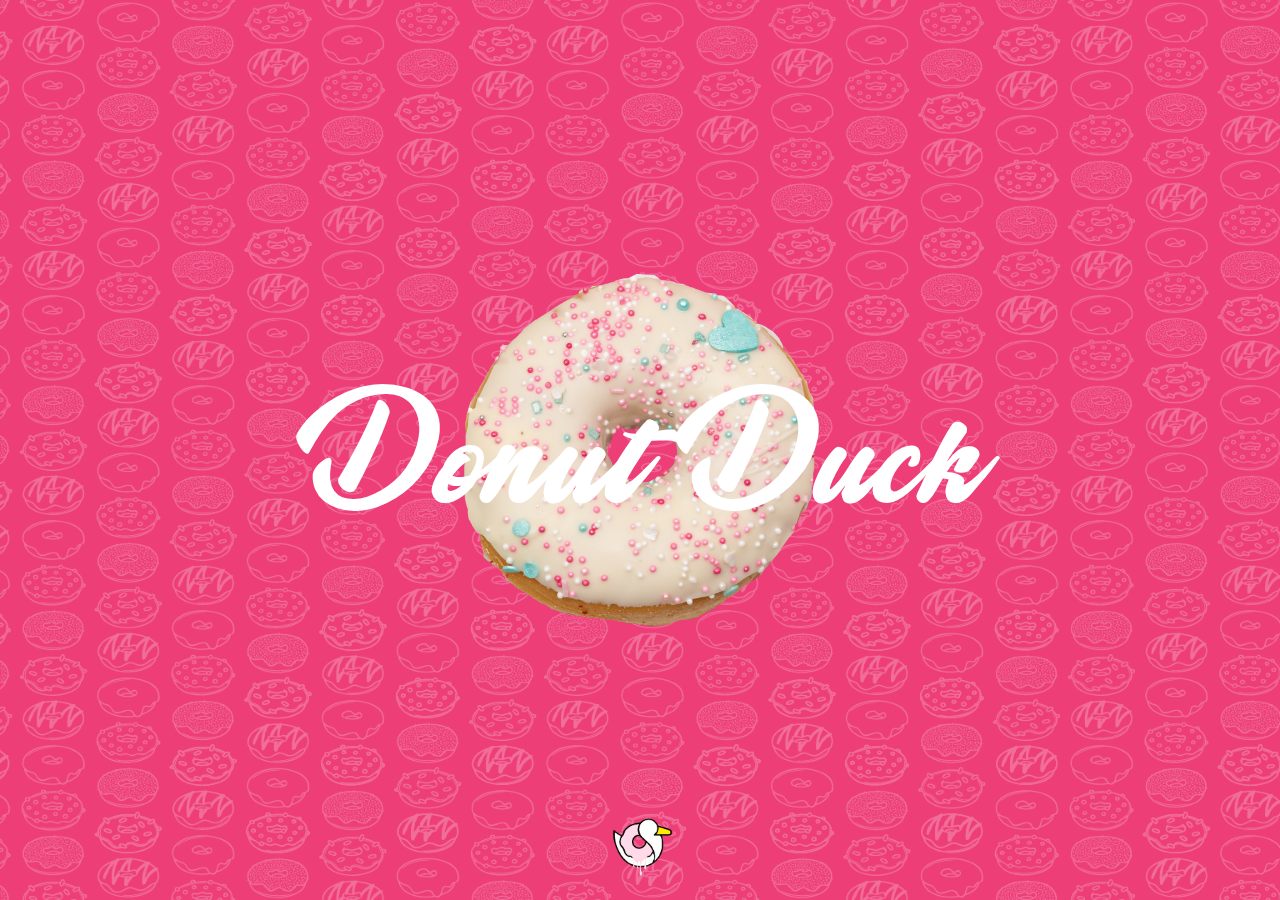
<file: index.html>
<!DOCTYPE html>
<html lang="de">
<head>
  <meta charset="UTF-8">
  <meta name="viewport" content="width=device-width, initial-scale=1.0">
  <title>Donut Duck</title>
  <link rel="stylesheet" href="index.css">
  <link rel="stylesheet" href="fonts.css">
</head>
<body>
  <div class="container">
    <img id="randomDonut" src="" alt="Zufälliger Donut" class="donut-image">
  </div>

  <h1>Donut Duck</h1>
  <a href="donuts.html">
    <img src="./logo/logo2.png" alt="Donut Duck Logo" class="logo-image">
  </a>


  <script src="donuts.js"></script>
  <script src="index.js"></script>
</body>
</html>
</file>
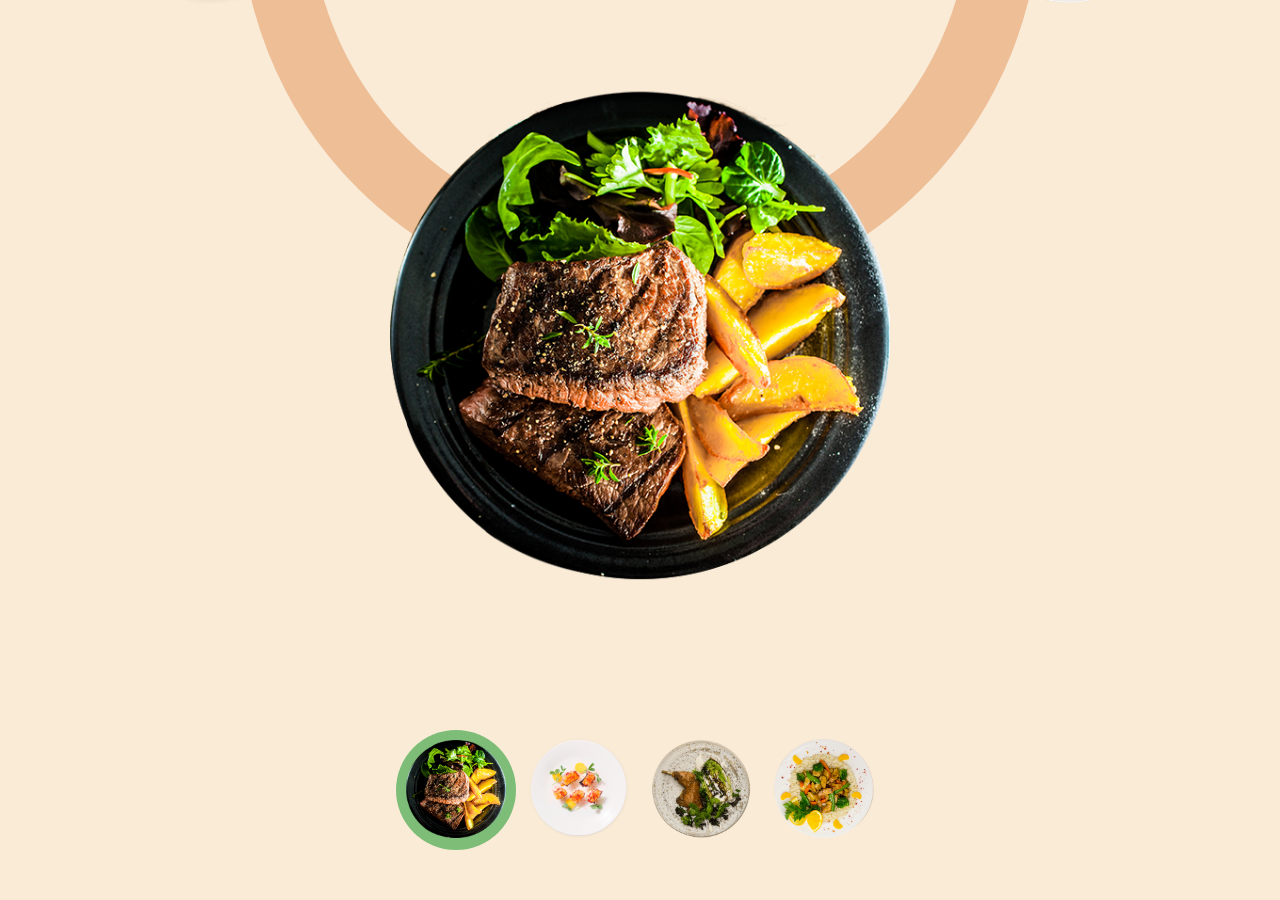
<file: test/circleSlider-main/index.html>
<!DOCTYPE html>
<html lang="en">
  <head>
    <meta charset="UTF-8" />
    <meta http-equiv="X-UA-Compatible" content="IE=edge" />
    <meta name="viewport" content="width=device-width, initial-scale=1.0" />
    <link rel="stylesheet" href="style.css" />
    <script src="app.js" defer></script>
    <title>Circle Slider</title>
  </head>
  <body>
    <div class="slideshow">
      <div class="carousel">
        <div class="slide active">
          <img src="images/food-img-1.png" />
        </div>
        <div class="slide">
          <img src="images/food-img-2.png" />
        </div>
        <div class="slide">
          <img src="images/food-img-3.png" />
        </div>
        <div class="slide">
          <img src="images/food-img-4.png" />
        </div>
      </div>
      <div class="controls">
        <a href="#" data-index="1" class="active">
          <img src="images/control-img-1.png" />
        </a>
        <a href="#" data-index="2">
          <img src="images/control-img-2.png" />
        </a>
        <a href="#" data-index="3">
          <img src="images/control-img-3.png" />
        </a>
        <a href="#" data-index="4">
          <img src="images/control-img-4.png" />
        </a>
      </div>
    </div>
  </body>
</html>
</file>
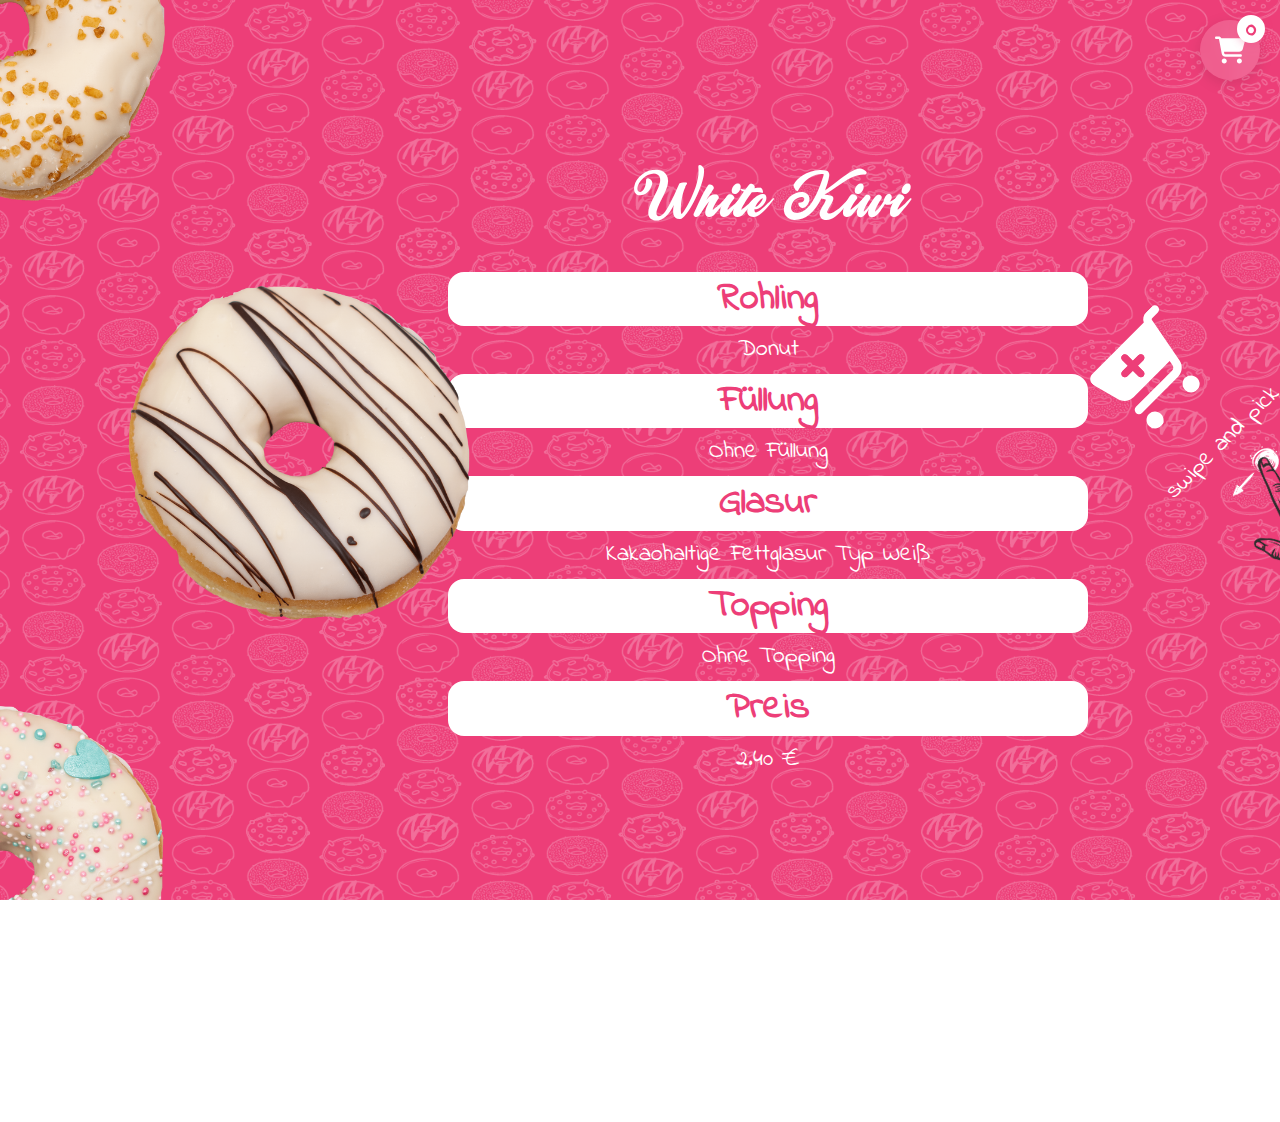
<file: donuts.html>
<!DOCTYPE html>
<html lang="de">
<head>
    <meta charset="UTF-8">
    <meta name="viewport" content="width=device-width, initial-scale=1.0">
    <title>Donutrad Layout</title>
    <link rel="stylesheet" href="style.css">
    <link rel="stylesheet" href="fonts.css">
</head>
<body class="index-page">
    <!-- Warenkorb Button rechts oben -->
    <div class="top-right-cart">
        <div class="cart-icon-container">
            <img src="./icons/shop.svg" alt="Warenkorb öffnen" class="cart-icon">
            <div class="cart-badge">0</div>
        </div>
    </div>

    <section>
        <div class="donut-name">
            <h1 id="donut-name"></h1> <!-- Hier wird der Name dynamisch eingefügt -->
        </div>

        <div class="swipe-and-pick">
            <img src="./icons/swipe.png" alt="">
            <p>swipe and pick</p>
            <div class="add-to-cart-container">
                <img src="./icons/add-shop.svg" alt="In den Warenkorb" class="add-to-cart-btn">
            </div>
        </div>
        
        <div class="donut-info">
            <h2>Rohling</h2>
            <p id="rohling"></p>
            <h2>Füllung</h2>
            <p id="füllung"></p>
            <h2>Glasur</h2>
            <p id="glasur"></p>
            <h2>Topping</h2>
            <p id="topping"></p>
            <!-- Preis hinzufügen -->
            <h2>Preis</h2>
            <p id="donut-price"></p>
        </div>
    </section>

    <div class="grid-container">
        <div class="grid-item" id="grid-item-1"></div>
        <div class="grid-item" id="grid-item-2"></div>
        <div class="grid-item" id="grid-item-3"></div>
        <div class="grid-item" id="grid-item-4"></div>
        <div class="grid-item" id="grid-item-5"></div>
        <div class="grid-item" id="grid-item-6"></div>
        <div class="grid-item" id="grid-item-7"></div>
        <div class="grid-item" id="grid-item-8"></div>
        <div class="grid-item" id="grid-item-9"></div>
    </div>

    <!-- Warenkorb Modal -->
    <div id="cart-modal" class="cart-modal">
        <div class="cart-modal-content">
            <div class="cart-header">
                <h2>Warenkorb</h2>
                <span id="close-cart" class="close-cart">&times;</span>
            </div>
            <div id="cart-items" class="cart-items">
                <!-- Dynamisch gefüllt -->
            </div>
            <div class="cart-footer">
                <div id="cart-total" class="cart-total">Gesamt: €0.00</div>
                <div class="cart-buttons">
                    <button id="clear-cart" class="clear-cart-btn">Warenkorb leeren</button>
                    <button class="checkout-btn">Zur Kasse</button>
                </div>
            </div>
        </div>
    </div>

    <script src="donuts.js"></script>
    <script src="script.js"></script>
</body>
</html>
</file>
<file: index.css>
/* Grundlegende Stile */
body {
  margin: 0;
  padding: 0;
  height: 100vh;
  display: flex;
  justify-content: center;
  align-items: center;
  background-image: url(./img/background/background3.png);
  background-size: cover;
  background-position: center;
}

.container {
  text-align: center;
  height: 100vh;
  width: 100vw;
  display: flex;
  justify-content: center;
  align-items: center;
  flex-direction: column;
}

.donut-image {
  width: 80vw;
  height: 80vw;
  object-fit: contain;
}

h1 {
  position: absolute;
  font-family: 'Majestic', sans-serif;
  font-weight: normal;
  font-size: 24vw;
  text-align: center;
  color: white;
  margin: 0;
}

/* Anpassung des Logo-Links */
a {
  position: absolute;
  bottom: 20px;
  display: block;
  width: 16vw;
  height: 16vw;
}

.logo-image {
  width: 100%;
  height: 100%;
  object-fit: contain;
}

/* Anpassungen für das Querformat */
@media only screen and (orientation: landscape) {
  .donut-image {
    width: 30vw;
    height: 30vw;
    object-fit: contain;
  }
  
  h1 {
    position: absolute;
    font-family: 'Majestic', sans-serif;
    font-weight: normal;
    font-size: 10vw;
    text-align: center;
    color: white;
    margin: 0;
  }
  
  /* Anpassung des Logo-Links */
  a {
    position: absolute;
    bottom: 20px;
    display: block;
    width: 6vw;
    height: 6vw;
  }
}
</file>
<file: fonts.css>
/* Schriftarten */
@font-face {
    font-family: 'IndieFlower';
    src: url('./font/IndieFlower/IndieFlower.ttf');
  }
  
  @font-face {
    font-family: 'Majestic';
    src: url('./font/MajesticPersonal/MajesticPersonalUseRegular-ZVP3B.ttf');
  }
  
  @font-face {
    font-family: 'Choco';
    src: url('./font/chocoladine/ChocoladineDemo.ttf');
  }
  
  @font-face {
    font-family: 'Hunters';
    src: url('./font/hunters/Hunters.otf');
  }
  
  @font-face {
    font-family: 'Stroke';
    src: url('./font/infinite_stroke/Infinite_Stroke.otf');
  }
  
  @font-face {
    font-family: 'Grape';
    src: url('./font/mister_grape/Mister\ Grape\ -\ Personal\ Use.otf');
  }
  
  @font-face {
    font-family: 'Rakoon';
    src: url('./font/rakoon/Rakoon_PersonalUse.ttf');
  }
</file>
<file: test/circleSlider-main/style.css>
* {
  margin: 0;
  padding: 0;
  box-sizing: border-box;
}

html {
  font-size: 62.5%;
}

.slideshow {
  height: 100vh;
  background-color: antiquewhite;
  display: flex;
  flex-direction: column;
  justify-content: space-around;
  align-items: center;
  overflow: hidden;
}

.carousel {
  width: 80rem;
  height: 80rem;
  border: 7rem solid#eebe97;
  border-radius: 100%;
  display: flex;
  justify-content: center;
  align-items: center;
  position: relative;
  top: -55%;
  flex-shrink: 0;
  transition: rotate 1s;
}

.slide {
  width: 20rem;
  position: absolute;
}

.slide:nth-child(1) {
  bottom: -20rem;
}

.slide:nth-child(2) {
  left: -20rem;
}

.slide:nth-child(3) {
  top: -20rem;
}

.slide:nth-child(4) {
  right: -20rem;
}

.slide.active img {
  transform: scale(2.5);
  transition: transform 0.5s 0.5s;
}

.slide img {
  width: 100%;
  object-fit: cover;
  transition: transform 0.5s;
}

.controls {
  position: sticky;
  bottom: 5rem;
}

.controls a {
  padding: 1rem;
  display: inline-block;
  cursor: pointer;
  border-radius: 10rem;
  transition: background-color 1s;
}

.controls a.active {
  background-color: #7dbd77;
}

.controls img {
  width: 10rem;
}
</file>
<file: style.css>
/* Grundlegende Stile */
html, body {
  margin: 0;
  padding: 0;
  height: 100%;
  overflow: hidden;
  color: white;
  margin-block-start: 0em;
  margin-block-end: 0em;
  cursor: context-menu;
}

body {
  background-image: url(./img/background/background3.png);
  background-size: cover;
  background-position: center;
  font-family: 'IndieFlower', sans-serif;
  position: relative;
}

/* Sektion */
section {
  height: 100svh;
  width: 100svw;
  position: relative;
  overflow: hidden;
  display: flex;
  flex-direction: column;
  align-items: center;
  justify-content: flex-start;
}

.donut-name {
  position: relative; /* Fügt Positionierung hinzu */
  z-index: 100;
  width: 80%;
  height: 50%;
  text-align: center;
}

.swipe-and-pick {
  display: flex;
  align-items: center; /* Damit alles schön vertikal ausgerichtet ist */
  position: relative;
}

/* Add to Cart Button Styling - NEU */
.add-to-cart-container {
  position: relative;
  margin: 24px;
  cursor: pointer;
}

.add-to-cart-btn {
  width: 8vw !important;
  transition: transform 0.2s ease;
}

.add-to-cart-btn:hover {
  transform: scale(1.1);
}

.swipe-and-pick img {
  width: 8vw;
}

h1 {
  font-family: 'Majestic';
  font-weight: normal;
  color: white;
  font-size: clamp(24px, 8vw, 80px); /* Mindestens 24px, vorzugsweise 5vw, maximal 40px */
  margin-top: 10%;
}

/* Donut-Info */
.donut-info {
  max-width: 90%;
  height: 55%;
  text-align: center;
  display: flex;
  flex-direction: column;
  justify-content: center;
}

h2 {
  font-size: clamp(24px, 8vw, 80px); /* Mindestens 24px, vorzugsweise 5vw, maximal 40px */
  color: #ed3e78;
  background-color: white;
  border-radius: 16px;
  padding: 8px;
  margin-block-start: 0em;
  margin-block-end: 0em;
  line-height: 1;
  width: 80vw;
}

p {
  font-size: clamp(2vw, 4vw, 6vw); /* Mindestens 24px, vorzugsweise 5vw, maximal 40px */
  margin-block-start: 0em;
  margin-block-end: 0em;
  line-height: 2;
}

/* Donutrad */
.grid-container {
  position: absolute;
  top: 0%;
  left: 50%;
  transform: translate(-50%, -50%);
  width: 150vw;
  height: 150vw;
  display: grid;
  grid-template-columns: repeat(3, 1fr);
  grid-template-rows: repeat(3, 1fr);
  /* pointer-events: none; */ /* Entfernt, um Interaktion zu ermöglichen */
  overflow: hidden;
  z-index: 1;
  transition: transform 2s ease-out; /* Fügt eine Transition hinzu */
  animation: rotateWheel 1s linear infinite;
}

/* @keyframes rotateWheel {
  from {
    transform: translate(-50%, -50%) rotate(0deg);
  }
  to {
    transform: translate(-50%, -50%) rotate(360deg);
  }
} */

/* Neue Animation für die Donut-Bilder */
@keyframes rotateDonuts {
  from {
    transform: translate(-50%, -50%) rotate(0deg);
  }
  to {
    transform: translate(-50%, -50%) rotate(360deg);
  }
}

.grid-item {
  position: relative;
}

.grid-item img {
  position: absolute;
  top: 50%;
  left: 50%;
  transform: translate(-50%, -50%); /* Startposition */
  width: 100%;
  height: 100%;
  object-fit: contain;

  /* Hinzufügen der gegenläufigen Rotation */
  animation: rotateDonuts 15s linear infinite;
}

/* === WARENKORB STYLES - NEU === */

/* Warenkorb rechts oben */
.top-right-cart {
  position: fixed;
  top: 20px;
  right: 20px;
  z-index: 200;
}

.cart-icon-container {
  position: relative;
  cursor: pointer;
  background: rgba(255, 255, 255, 0.15);
  backdrop-filter: blur(10px);
  border-radius: 50%;
  padding: 15px;
  transition: all 0.3s ease;
  box-shadow: 0 4px 15px rgba(0, 0, 0, 0.1);
  display: flex;
}

.cart-icon-container:hover {
  background: rgba(255, 255, 255, 0.25);
  transform: scale(1.05);
}

.cart-icon {
  width: 30px;
  height: 30px;
  filter: brightness(0) invert(1); /* Macht das Icon weiß */
  transition: transform 0.2s ease;
}

.cart-badge {
  position: absolute;
  top: -5px;
  right: -5px;
  background: white;
  color: #ed3e78;
  border-radius: 50%;
  width: 24px;
  height: 24px;
  display: flex;
  align-items: center;
  justify-content: center;
  font-size: 24px;
  font-weight: bold;
  border: 2px solid white;
  box-shadow: 0 2px 8px rgba(237, 62, 120, 0.3);
}

/* Warenkorb Modal Styles */
.cart-modal {
  display: none;
  position: fixed;
  z-index: 1000;
  left: 0;
  top: 0;
  width: 100%;
  height: 100%;
  background-color: rgba(0, 0, 0, 0.5);
  backdrop-filter: blur(5px);
}

.cart-modal-content {
  background-color: white;
  margin: 5% auto;
  padding: 0;
  border-radius: 20px;
  width: 90%;
  max-width: 500px;
  max-height: 80vh;
  overflow: hidden;
  box-shadow: 0 10px 30px rgba(0, 0, 0, 0.3);
}

.cart-header {
  background: linear-gradient(135deg, #ed3e78, #ff6b9d);
  color: white;
  padding: 20px;
  display: flex;
  justify-content: space-between;
  align-items: center;
}

.cart-header h2 {
  margin: 0;
  font-family: 'Majestic', sans-serif;
  font-weight: 100;
  font-size: 32px;
  background: none;
  color: white;
  width: auto;
  padding: 0;
  border-radius: 0;
}

.close-cart {
  font-size: 30px;
  font-weight: bold;
  cursor: pointer;
  line-height: 1;
  transition: transform 0.2s ease;
}

.close-cart:hover {
  transform: scale(1.2);
}

.cart-items {
  max-height: 400px;
  overflow-y: auto;
  padding: 20px;
}

.cart-item {
  display: flex;
  align-items: center;
  padding: 15px 0;
  border-bottom: 1px solid #eee;
}

.cart-item:last-child {
  border-bottom: none;
}

.cart-footer {
  background-color: #f8f9fa;
  padding: 20px;
  border-top: 1px solid #eee;
}

.cart-total {
  font-size: 20px;
  font-weight: bold;
  color: #ed3e78;
  text-align: center;
  margin-bottom: 15px;
}

.cart-buttons {
  display: flex;
  gap: 10px;
  justify-content: center;
}

.clear-cart-btn, .checkout-btn {
  padding: 12px 20px;
  border: none;
  border-radius: 25px;
  font-family: 'IndieFlower', sans-serif;
  font-size: 16px;
  cursor: pointer;
  transition: all 0.3s ease;
  font-weight: bold;
}

.clear-cart-btn {
  background-color: #dc3545;
  color: white;
}

.clear-cart-btn:hover {
  background-color: #c82333;
  transform: translateY(-2px);
}

.checkout-btn {
  background: linear-gradient(135deg, #ed3e78, #ff6b9d);
  color: white;
  flex: 1;
}

.checkout-btn:hover {
  background: linear-gradient(135deg, #d63669, #ff5a8a);
  transform: translateY(-2px);
}

h4 {
  font-size: 24px;
}

.cart-item p {
  font-size: px !important;
}

/* === ENDE WARENKORB STYLES === */

/* Anpassungen für das Querformat */
@media only screen and (orientation: landscape) {
  /* Sektion */
  section {
    flex-direction: column; /* Ändert die Flex-Richtung von Spalte zu Zeile */
    justify-content: center; /* Startet die Items von links */
    height: 100vh; /* Stellt sicher, dass die Höhe 100% der Viewport-Höhe ist */
    margin-left: 10vw;
  }

  /* Donutrad */
  .grid-container {
    top: 50%;
    left: 0%; /* Positioniert das Rad am linken Rand */
    transform: translate(-50%, -50%); /* Verschiebt es vertikal in die Mitte */
    width: 70vw; /* Nimmt 50% der Viewport-Breite ein */
    height: 140vh; /* Nimmt die gesamte Viewport-Höhe ein */
    overflow: visible; /* Ändere overflow zu visible */
  }

  /* Donut-Name und Donut-Info */
  .donut-name, .donut-info {
    width: 50vw; /* Nimmt 50% der Viewport-Breite ein */
    text-align: center; /* Text linksbündig ausrichten */
    height: auto;
  }

  /* Schriftgrößen anpassen, falls nötig */
  h1 {
    font-size: clamp(24px, 4vw, 60px);
    margin-top: 40px; /* Entfernt oberen Margin */
  }

  h2 {
    font-size: clamp(20px, 3vw, 40px);
    width: auto;
  }

  p {
    font-size: clamp(16px, 2vw, 24px);
  }

  .grid-item img {
    width: 120%;
    height: 120%;
  }

  .swipe-and-pick {
    position: absolute;
    flex-direction: column-reverse;
    align-self: end;
    margin-right: 8%;
    transform: rotate(-45deg);
  }

  /* Warenkorb Modal für Querformat anpassen */
  .cart-modal-content {
    margin: 2% auto;
    max-height: 90vh;
  }
}
</file>
